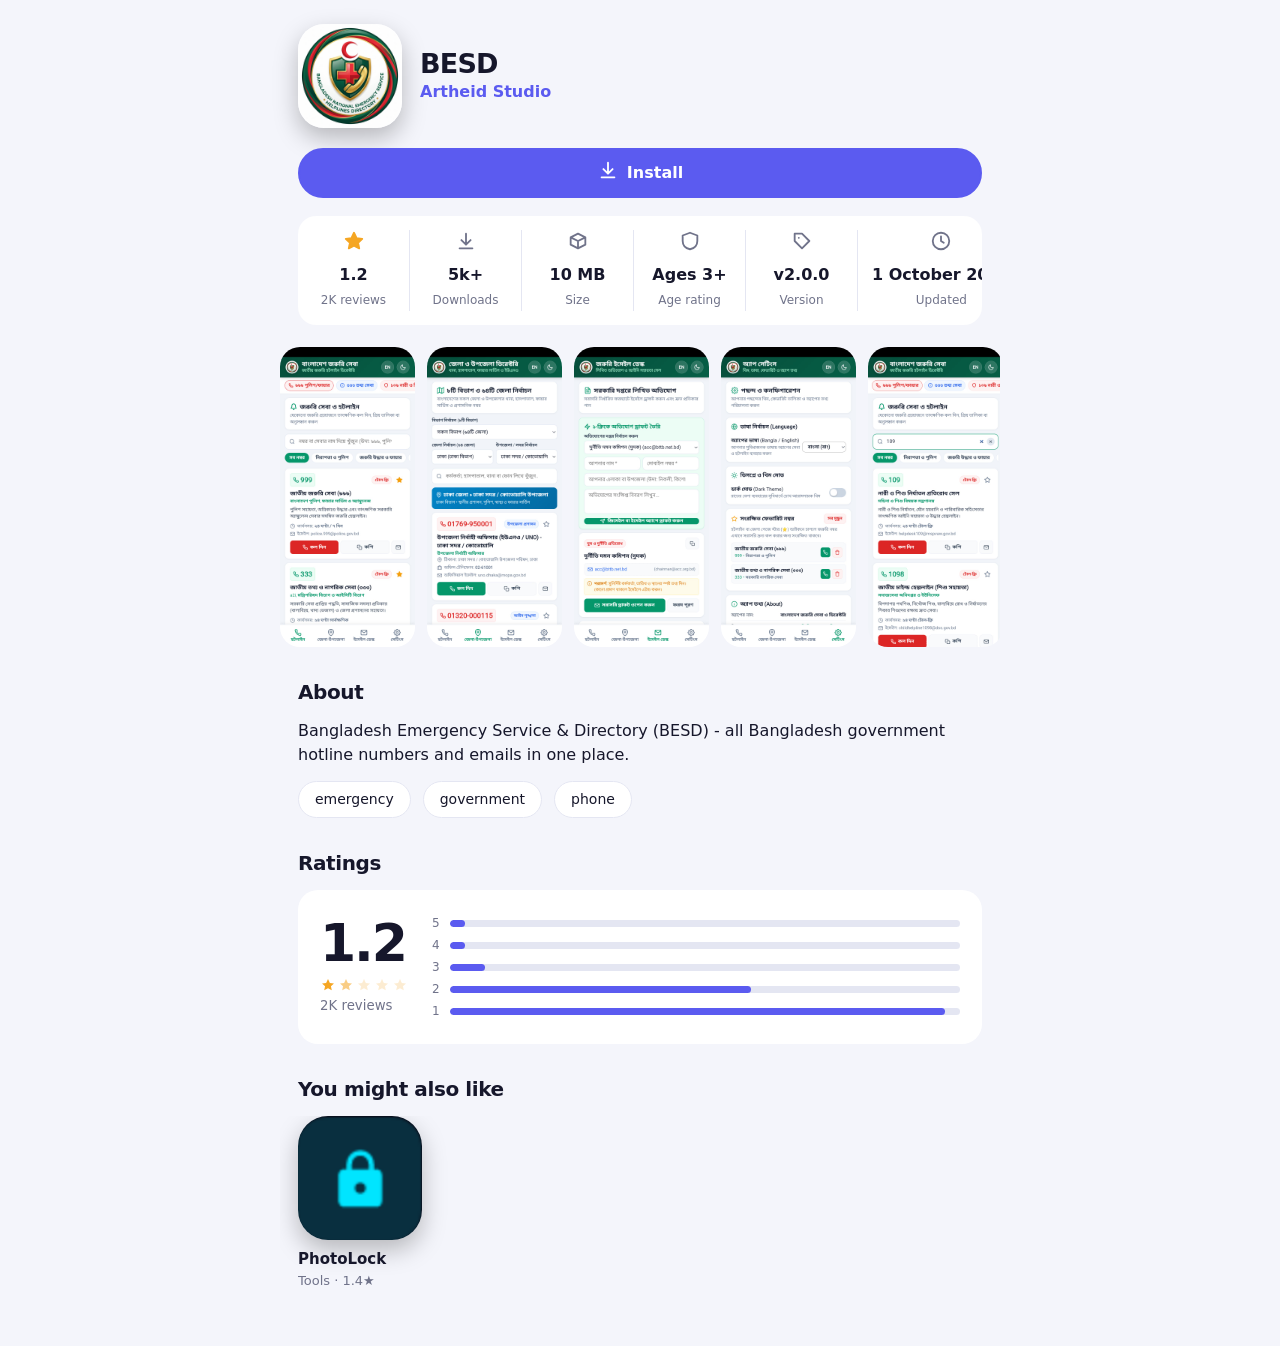
<file: index.html>
<!DOCTYPE html>
<html lang="en">

<head>
  <meta charset="utf-8">
  <meta name="viewport" content="width=device-width, initial-scale=1, viewport-fit=cover">
  <title>BESD - Artheid Studio</title>

  <!-- design -->
  <link rel="stylesheet" href="./style.css">
</head>

<body data-app="besd" data-root="">

  <!-- the page is built here by assets/app.js -->
  <main id="app">

    <!-- loading placeholder -->
    <div class="sk-top">
      <div class="sk sk-logo"></div>
      <div class="sk-lines">
        <div class="sk sk-line"></div>
        <div class="sk sk-line" style="width:40%"></div>
      </div>
    </div>
    <div class="sk sk-btn"></div>
    <div class="sk sk-stats"></div>
    <div class="sk sk-shot"></div>

  </main>

  <!-- 1. app data (edit this file) -->
  <script src="./apps.js"></script>

  <!-- 2. page code -->
  <script src="./app.js"></script>

</body>

</html>
</file>
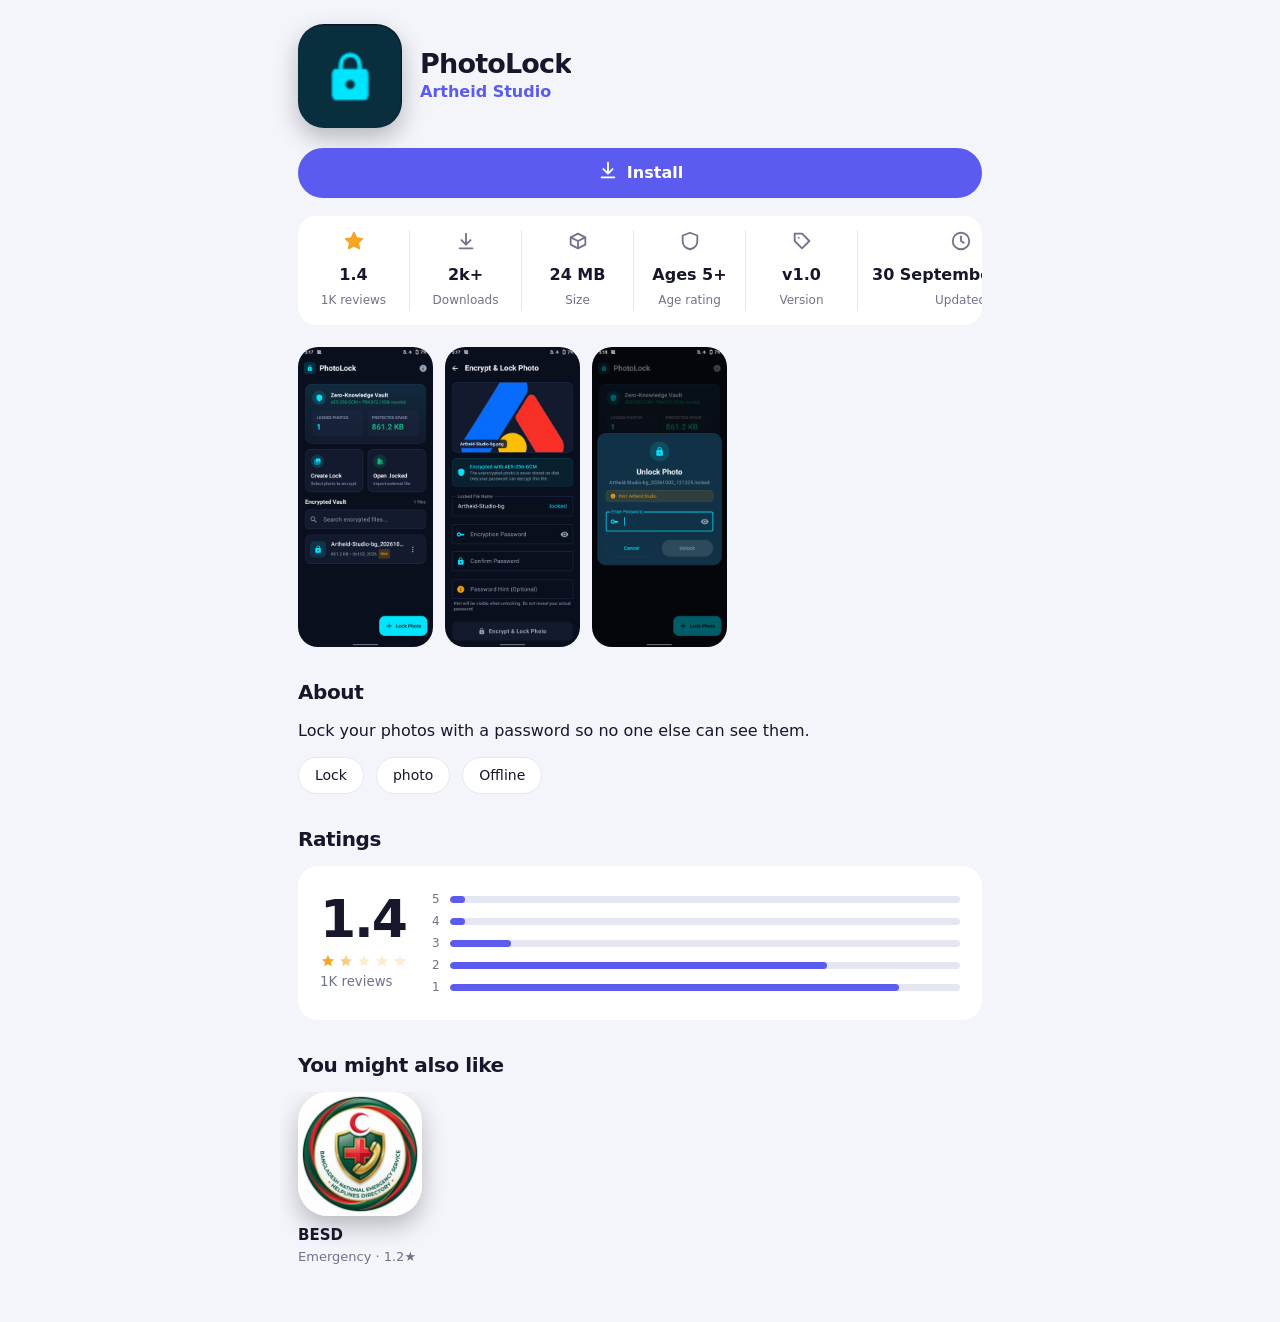
<file: photolock.html>
<!DOCTYPE html>
<html lang="en">

<head>
  <meta charset="utf-8">
  <meta name="viewport" content="width=device-width, initial-scale=1, viewport-fit=cover">
  <title>PhotoLock</title>

  <!-- design -->
  <link rel="stylesheet" href="./style.css">
</head>

<body data-app="photolock" data-root="">

  <!-- the page is built here by assets/app.js -->
  <main id="app">

    <!-- loading placeholder -->
    <div class="sk-top">
      <div class="sk sk-logo"></div>
      <div class="sk-lines">
        <div class="sk sk-line"></div>
        <div class="sk sk-line" style="width:40%"></div>
      </div>
    </div>
    <div class="sk sk-btn"></div>
    <div class="sk sk-stats"></div>
    <div class="sk sk-shot"></div>

  </main>

  <!-- 1. app data (edit this file) -->
  <script src="./apps.js"></script>

  <!-- 2. page code -->
  <script src="./app.js"></script>

</body>

</html>
</file>
<file: style.css>
/* =========================================================
   style.css  -  all colors and design of the app page
   ========================================================= */


/* ---------- 1. COLORS (change the theme here) ---------- */

:root {
  --bg:   #f4f5fb;   /* page background */
  --card: #ffffff;   /* cards, stats box */
  --text: #16172b;   /* main text */
  --mute: #70738a;   /* small grey text */
  --main: #5b5bf0;   /* buttons, links */
  --line: #e4e6f2;   /* borders */
  --star: #f5a623;   /* star color */

  box-sizing: border-box;
  padding-top: env(safe-area-inset-top, 0px);
  padding-bottom: env(safe-area-inset-bottom, 0px);
}

/* dark mode (automatic) */
@media (prefers-color-scheme: dark) {
  :root:not([data-theme="light"]) {
    --bg:   #0f1020;
    --card: #1a1b30;
    --text: #eceefc;
    --mute: #9a9db8;
    --main: #8b8bff;
    --line: #2a2c47;
  }
}

:root[data-theme="dark"] {
  --bg:   #0f1020;
  --card: #1a1b30;
  --text: #eceefc;
  --mute: #9a9db8;
  --main: #8b8bff;
  --line: #2a2c47;
}


/* ---------- 2. BASE ---------- */

* {
  box-sizing: border-box;
  -webkit-tap-highlight-color: transparent;
}

html {
  scroll-padding-top: env(safe-area-inset-top, 0px);
}

body {
  margin: 0;
  background: var(--bg);
  color: var(--text);
  font: 16px/1.5 system-ui, -apple-system, sans-serif;
}

a {
  color: inherit;
  text-decoration: none;
}

button {
  font: inherit;
  color: inherit;
  border: 0;
  background: none;
  padding: 0;
  cursor: pointer;
}

main {
  max-width: 720px;
  margin: 0 auto;
  padding: 24px 18px 56px;
}

h2 {
  font-size: 20px;
  letter-spacing: -0.02em;
  margin: 30px 0 12px;
}

/* text that must stay on ONE line (adds ... if too long) */
.one-line {
  white-space: nowrap;
  overflow: hidden;
  text-overflow: ellipsis;
}

.muted { color: var(--mute); }

.icon {
  width: 22px;
  height: 22px;
  flex: none;
  fill: none;
  stroke: currentColor;
  stroke-width: 2;
  stroke-linecap: round;
  stroke-linejoin: round;
}


/* ---------- 3. TOP: logo, name, company ---------- */

.top-row {
  display: flex;
  align-items: center;
  gap: 18px;
  margin-bottom: 20px;
}

.top-row > button {
  flex: none;
  transition: transform 0.15s;
}

.top-row > button:active { transform: scale(0.96); }

.top-text { min-width: 0; }

h1 {
  margin: 0;
  font-size: 27px;
  line-height: 1.2;
  letter-spacing: -0.03em;
}

.company {
  color: var(--main);
  font-weight: 600;
}

.logo {
  display: block;
  object-fit: cover;
  width: 104px;
  height: 104px;
  border-radius: 26px;
  box-shadow: 0 10px 24px rgba(0, 0, 0, 0.25);
}


/* ---------- 4. BUTTONS (Install + Visit website) ---------- */

.buttons {
  display: flex;
  gap: 10px;
}

.btn {
  position: relative;
  flex: 1;
  min-width: 0;
  height: 50px;
  display: flex;
  align-items: center;
  justify-content: center;
  gap: 8px;
  overflow: hidden;
  border: 2px solid var(--main);
  border-radius: 26px;
  font-weight: 600;
  white-space: nowrap;
  transition: transform 0.15s;
}

.btn:active { transform: scale(0.97); }
.btn > * { position: relative; }

.btn-install {
  background: var(--main);
  color: #fff;
}

.btn-install.done {
  background: #22b573;
  border-color: #22b573;
}

.btn-website { color: var(--main); }

/* the bar that fills while downloading */
.btn-fill {
  position: absolute;
  left: 0;
  top: 0;
  bottom: 0;
  width: 0;
  background: rgba(255, 255, 255, 0.28);
}

.bounce { animation: bounce 0.8s ease-in-out infinite; }

@keyframes bounce { 50% { transform: translateY(3px); } }

.icon .draw {
  stroke-dasharray: 1;
  animation: draw 0.45s ease-out both;
}

@keyframes draw {
  from { stroke-dashoffset: 1; }
  to   { stroke-dashoffset: 0; }
}


/* ---------- 5. STATS ROW (scrolls left to right) ---------- */

.stats {
  display: flex;
  overflow-x: auto;
  scrollbar-width: none;
  margin: 18px 0 22px;
  padding: 14px 0;
  background: var(--card);
  border-radius: 18px;
}

.stat {
  flex: none;
  min-width: 112px;
  padding: 0 14px;
  text-align: center;
  border-right: 1px solid var(--line);
}

.stat:last-child { border-right: 0; }

.stat .icon {
  margin: 0 auto 4px;
  color: var(--mute);
}

.stat .icon.gold {
  fill: var(--star);
  stroke: var(--star);
}

.stat b {
  display: block;
  font-size: 16px;
  white-space: nowrap;
}

.stat span {
  font-size: 12px;
  color: var(--mute);
  white-space: nowrap;
}


/* ---------- 6. SCROLL ROWS (screenshots, tags, related apps) ---------- */

.row-scroll {
  display: flex;
  gap: 12px;
  overflow-x: auto;
  scrollbar-width: none;
  scroll-snap-type: x proximity;
  margin: 0 -18px;
  padding: 0 18px;
}

.row-scroll > * {
  flex: none;
  scroll-snap-align: start;
}

.stats::-webkit-scrollbar,
.row-scroll::-webkit-scrollbar { display: none; }

.shot svg,
.shot img {
  display: block;
  width: 150px;
  height: 300px;
  border-radius: 20px;
  object-fit: cover;
  transition: transform 0.2s;
}

.shot:active svg,
.shot:active img { transform: scale(0.97); }


/* your screenshot images keep their own shape */
.shot img { width: auto; }


/* ---------- 7. ABOUT + TAGS ---------- */

.about {
  max-width: 64ch;
  margin: 0 0 14px;
}

.tag {
  padding: 7px 16px;
  background: var(--card);
  border: 1px solid var(--line);
  border-radius: 20px;
  font-size: 14px;
  white-space: nowrap;
}


/* ---------- 8. RATINGS ---------- */

.ratings {
  display: flex;
  align-items: center;
  gap: 24px;
  padding: 20px 22px;
  background: var(--card);
  border-radius: 20px;
}

.rating-number {
  display: block;
  font-size: 52px;
  font-weight: 700;
  line-height: 1;
  letter-spacing: -0.04em;
}

.stars {
  display: flex;
  gap: 2px;
  margin-top: 8px;
  color: var(--star);
}

.stars .icon {
  width: 16px;
  height: 16px;
  fill: currentColor;
  stroke: none;
}

.bars { flex: 1; }

.bar-line {
  display: flex;
  align-items: center;
  gap: 10px;
  margin: 4px 0;
  font-size: 12px;
  color: var(--mute);
}

.bar-track {
  flex: 1;
  height: 7px;
  overflow: hidden;
  background: var(--line);
  border-radius: 4px;
}

.bar-fill {
  display: block;
  height: 100%;
  width: 0;
  background: var(--main);
  border-radius: 4px;
  transition: width 1s 0.3s cubic-bezier(0.2, 0.8, 0.2, 1);
}


/* ---------- 9. RELATED APPS ---------- */

.related { width: 124px; }

.related .logo {
  width: 124px;
  height: 124px;
  margin-bottom: 8px;
  border-radius: 30px;
  transition: transform 0.2s;
}

.related:active .logo { transform: scale(0.96); }

.related b {
  display: block;
  font-size: 15px;
}

.related span {
  display: block;
  font-size: 13px;
  color: var(--mute);
}


/* ---------- 10. FULLSCREEN VIEWER (lightbox) ---------- */

.lightbox {
  position: fixed;
  inset: 0;
  z-index: 50;
  display: flex;
  flex-direction: column;
  background: rgba(5, 6, 16, 0.96);
  animation: fade 0.2s;
}

@keyframes fade { from { opacity: 0; } }

.lb-close {
  position: absolute;
  top: calc(12px + env(safe-area-inset-top, 0px));
  right: 14px;
  z-index: 2;
  width: 42px;
  height: 42px;
  display: grid;
  place-items: center;
  color: #fff;
  background: rgba(255, 255, 255, 0.14);
  border-radius: 50%;
}

.lb-count {
  position: absolute;
  top: calc(22px + env(safe-area-inset-top, 0px));
  left: 0;
  right: 0;
  text-align: center;
  color: #fff;
  font-size: 14px;
  opacity: 0.8;
}

.lb-track {
  flex: 1;
  display: flex;
  overflow-x: auto;
  scrollbar-width: none;
  scroll-snap-type: x mandatory;
  touch-action: pan-x;
}

.lb-track::-webkit-scrollbar { display: none; }

.lb-slide {
  flex: none;
  width: 100%;
  height: 100%;
  display: grid;
  place-items: center;
  overflow: hidden;
  scroll-snap-align: center;
}

.lb-zoom {
  transition: transform 0.15s;
  touch-action: none;
}

.lb-zoom svg,
.lb-zoom img {
  display: block;
  width: auto;
  height: 78vh;
  max-width: 92vw;
  border-radius: 22px;
}

.lb-zoom .logo {
  width: min(70vw, 340px);
  height: auto;
  border-radius: 22%;
}


/* ---------- 11. LOADING (skeleton) ---------- */

.sk {
  border-radius: 18px;
  background: linear-gradient(90deg, var(--card) 25%, var(--line) 50%, var(--card) 75%);
  background-size: 300% 100%;
  animation: shimmer 1.2s linear infinite;
}

@keyframes shimmer { to { background-position: -300% 0; } }

.sk-top   { display: flex; gap: 18px; margin-bottom: 20px; }
.sk-logo  { width: 104px; height: 104px; }
.sk-lines { flex: 1; padding-top: 12px; }
.sk-line  { height: 22px; width: 60%; margin-bottom: 12px; }
.sk-btn   { height: 50px; margin-bottom: 18px; }
.sk-stats { height: 84px; margin-bottom: 22px; }
.sk-shot  { height: 300px; }

/* page opens: each section fades in one after another */
.reveal > * {
  animation: rise 0.5s cubic-bezier(0.2, 0.8, 0.2, 1) both;
  animation-delay: var(--delay);
}

@keyframes rise { from { opacity: 0; transform: translateY(14px); } }


/* ---------- 12. SMALL SCREENS ---------- */

@media (max-width: 480px) {
  .logo { width: 88px; height: 88px; border-radius: 22px; }
  h1 { font-size: 23px; }
}

@media (prefers-reduced-motion: reduce) {
  * { animation: none !important; transition: none !important; }
}
</file>
